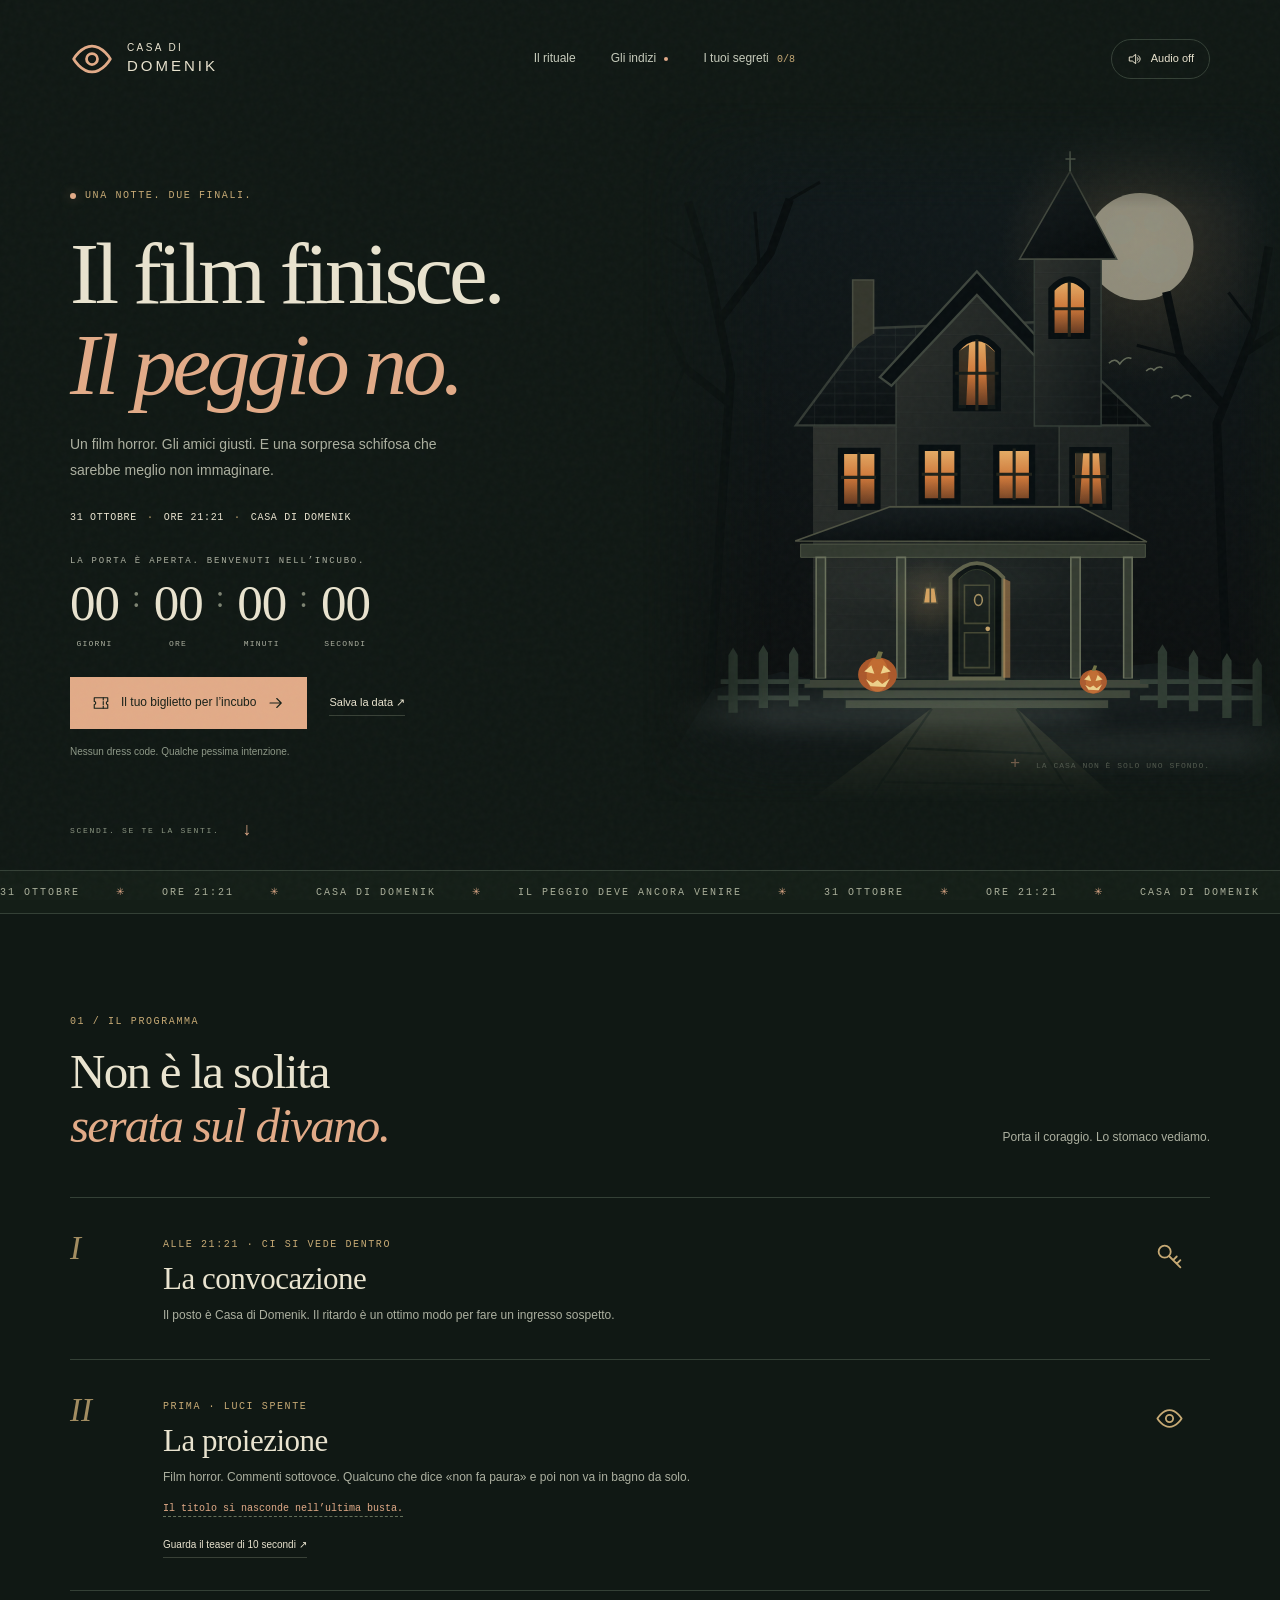
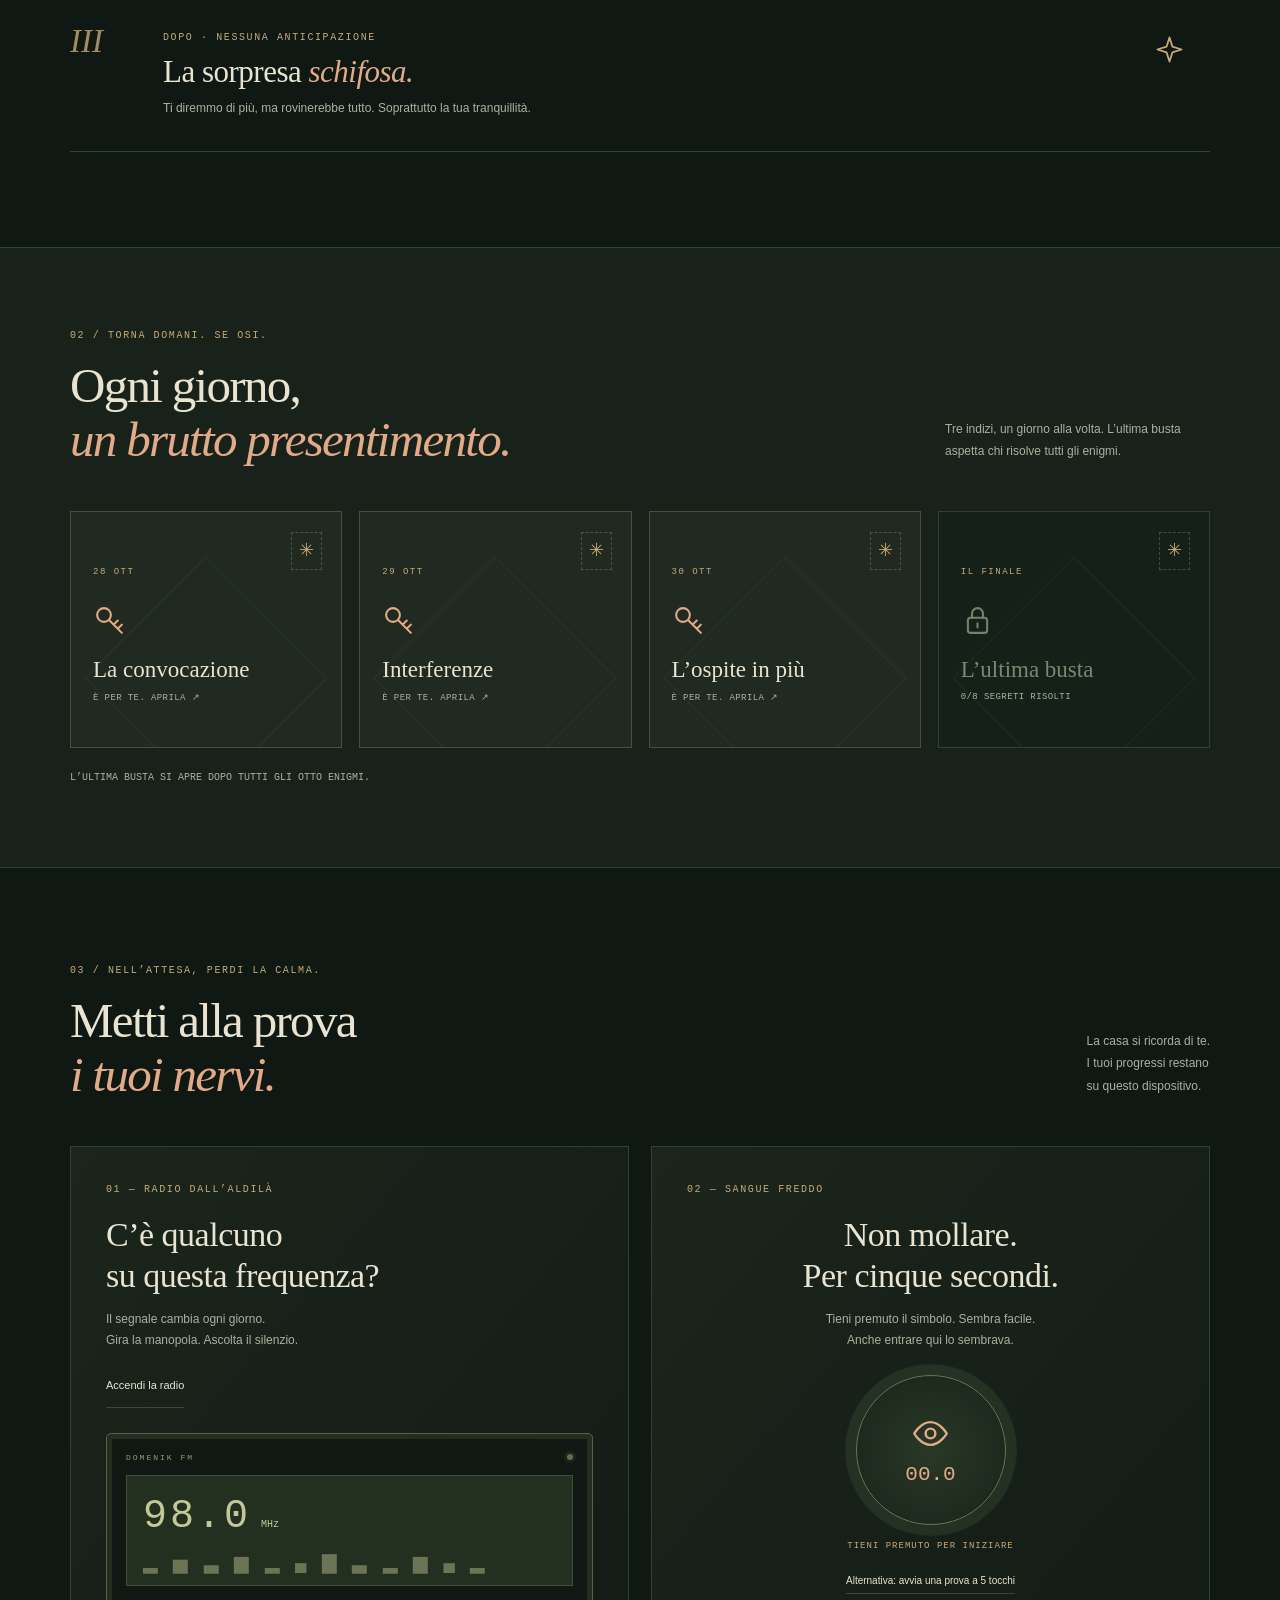
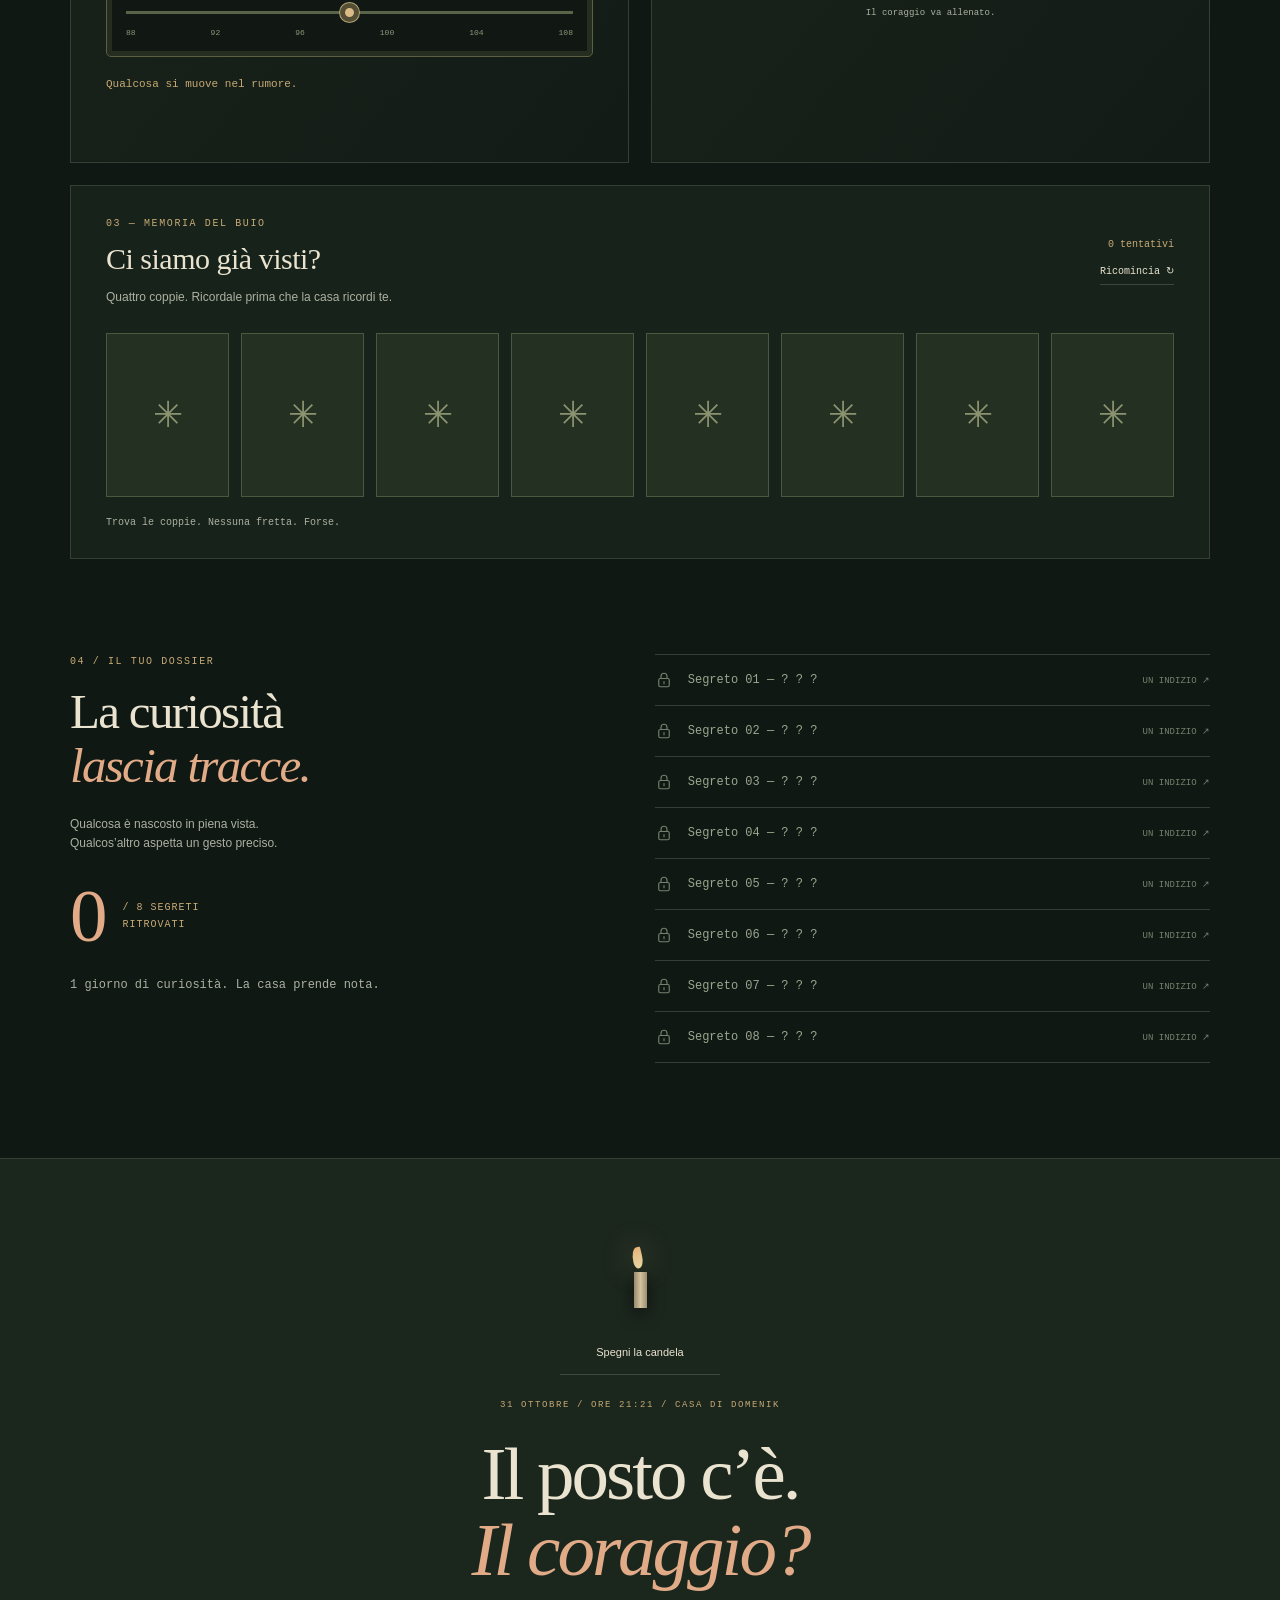
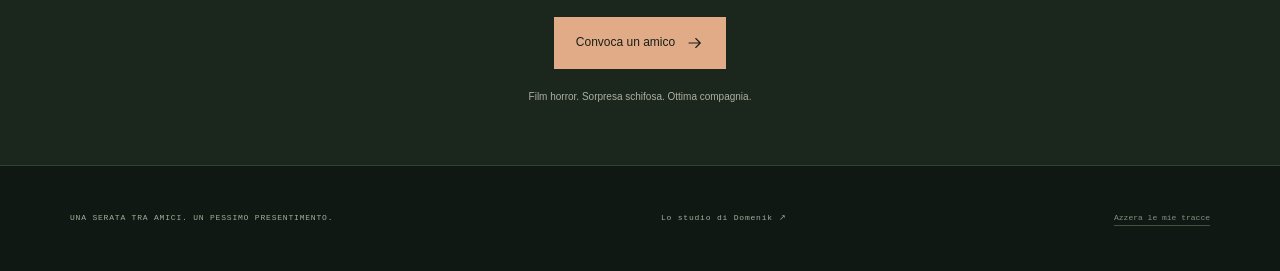
<file: index.html>
<!doctype html>
<html lang="it">
<head>
<meta charset="utf-8"><meta name="viewport" content="width=device-width, initial-scale=1">
<meta name="theme-color" content="#101814"><meta name="description" content="31 ottobre, ore 21:21. Casa di Domenik. Un film horror, una sorpresa schifosa e una casa piena di segreti. Torna ogni giorno.">
<title>Casa di Domenik — L’ultima proiezione</title>
<link rel="icon" href="assets/favicon.svg" type="image/svg+xml"><link rel="stylesheet" href="style.css">
<script src="config.js" defer></script><script src="core.js" defer></script><script src="app.js" defer></script>
</head>
<body>
<svg class="sprite" xmlns="http://www.w3.org/2000/svg" aria-hidden="true"><defs>
<symbol id="eye" viewBox="0 0 24 24"><path d="M2 12s4-7 10-7 10 7 10 7-4 7-10 7S2 12 2 12Z"/><circle cx="12" cy="12" r="3"/></symbol>
<symbol id="arrow" viewBox="0 0 24 24"><path d="M4 12h15m-6-6 6 6-6 6"/></symbol>
<symbol id="sound" viewBox="0 0 24 24"><path d="M4 9h4l5-4v14l-5-4H4Zm13-2q6 5 0 10m-1-7q2 2 0 4"/></symbol>
<symbol id="moon" viewBox="0 0 24 24"><path d="M20 15A9 9 0 0 1 9 4 9 9 0 1 0 20 15Z"/></symbol>
<symbol id="key" viewBox="0 0 24 24"><circle cx="8" cy="8" r="5"/><path d="m12 12 9 9m-6-6 3-3m0 6 3-3"/></symbol>
<symbol id="lock" viewBox="0 0 24 24"><rect x="5" y="10" width="14" height="11" rx="2"/><path d="M8 10V7a4 4 0 0 1 8 0v3m-4 4v3"/></symbol>
<symbol id="spark" viewBox="0 0 24 24"><path d="m12 2 2.4 7.6L22 12l-7.6 2.4L12 22l-2.4-7.6L2 12l7.6-2.4Z"/></symbol>
<symbol id="ticket" viewBox="0 0 24 24"><path d="M3 5h18v5a2 2 0 0 0 0 4v5H3v-5a2 2 0 0 0 0-4Z"/><path d="M15 5v3m0 2v4m0 2v3"/></symbol>
<symbol id="candle" viewBox="0 0 24 24"><path d="M9 10h6v10H9Zm-3 10h12M12 9c-6-1-2-6 0-7 2 3 5 6 0 7Z"/></symbol>
</defs></svg>
<a class="skip" href="#main">Salta al contenuto</a>
<div id="local-banner" class="local-banner" hidden>Stai vedendo le tue modifiche locali. <a href="studio.html">Apri lo studio</a><button id="public-version">Mostra versione pubblicata</button></div>
<header class="header wrap">
 <a class="brand" href="#" id="brand"><svg class="icon brand-eye"><use href="#eye"/></svg><span>CASA DI<br><strong>DOMENIK</strong></span></a>
 <nav aria-label="Navigazione principale"><a href="#rituale">Il rituale</a><a href="#indizi">Gli indizi <span class="nav-dot"></span></a><a href="#archivio">I tuoi segreti <span id="nav-secret-count">0/8</span></a></nav>
 <button class="sound-toggle" id="sound-toggle" aria-pressed="false"><svg class="icon"><use href="#sound"/></svg><span>Audio off</span></button>
</header>
<main id="main">
<section class="hero wrap" aria-labelledby="hero-title">
 <div class="hero-copy">
  <div class="eyebrow"><span class="live-dot"></span> UNA NOTTE. DUE FINALI.</div>
  <h1 id="hero-title"><span>Il film finisce.</span><em>Il peggio no.</em></h1>
  <p class="hero-intro" id="intro">Un film horror. Gli amici giusti. E una sorpresa schifosa che sarebbe meglio non immaginare.</p>
  <div class="event-line"><span id="event-date">31 OTTOBRE</span><b>·</b><span id="event-time">ORE 21:21</span><b>·</b><span id="event-location">CASA DI DOMENIK</span></div>
  <p class="count-label" id="count-label">ALL’INIZIO DELL’INCUBO MANCANO</p>
  <div class="countdown" role="timer" aria-label="Tempo rimanente" aria-live="off">
   <div><strong id="days">00</strong><span>GIORNI</span></div><i>:</i><div><strong id="hours">00</strong><span>ORE</span></div><i>:</i><div><strong id="minutes">00</strong><span>MINUTI</span></div><i>:</i><div><strong id="seconds">00</strong><span>SECONDI</span></div>
  </div>
  <div class="hero-actions"><button class="btn primary" id="ticket-open"><svg class="icon"><use href="#ticket"/></svg>Il tuo biglietto per l’incubo <svg class="icon"><use href="#arrow"/></svg></button><button class="text-link" id="calendar">Salva la data ↗</button></div>
  <p class="quiet-note">Nessun dress code. Qualche pessima intenzione.</p>
 </div>
 <div class="house-scene" id="house-scene">
  <img src="assets/house.svg" width="850" height="900" alt="Una casa misteriosa sotto la luna, con finestre illuminate, zucche e una porta socchiusa. Esplora i punti interattivi." fetchpriority="high">
  <div class="fog fog-one"></div><div class="fog fog-two"></div>
  <span class="ghost" id="ghost" aria-hidden="true">◉</span>
  <button class="hotspot door" id="door" aria-label="Bussa alla porta della casa"><span>Bussa piano.</span></button>
  <button class="hotspot window" id="window" aria-label="Guarda la finestra illuminata"><span>C’è qualcuno?</span></button>
  <button class="hotspot pumpkin" id="pumpkin" aria-label="Tocca la zucca"><span>Una pessima idea.</span></button>
  <button class="hotspot moon" id="moon-button" aria-label="Interroga la luna"><span>Anche lei sa.</span></button>
  <div class="scene-note"><span class="crosshair">+</span> LA CASA NON È SOLO UNO SFONDO.</div>
 </div>
 <a class="scroll-cue" href="#rituale">SCENDI. SE TE LA SENTI. <span>↓</span></a>
</section>
<div class="marquee" aria-hidden="true"><div>31 OTTOBRE <span>✳</span> ORE 21:21 <span>✳</span> CASA DI DOMENIK <span>✳</span> IL PEGGIO DEVE ANCORA VENIRE <span>✳</span> 31 OTTOBRE <span>✳</span> ORE 21:21 <span>✳</span> CASA DI DOMENIK <span>✳</span></div></div>
<section class="ritual-section wrap" id="rituale" aria-labelledby="ritual-title">
 <div class="section-heading"><div><div class="eyebrow">01 / IL PROGRAMMA</div><h2 id="ritual-title">Non è la solita<br><em>serata sul divano.</em></h2></div><p id="extra">Porta il coraggio.<br>Lo stomaco vediamo.</p></div>
 <div class="program">
  <article><span class="program-no">I</span><div><span class="tag">ALLE <span id="program-time">21:21</span> · CI SI VEDE DENTRO</span><h3>La convocazione</h3><p>Il posto è <span id="program-location">Casa di Domenik</span>. Il ritardo è un ottimo modo per fare un ingresso sospetto.</p></div><svg class="icon"><use href="#key"/></svg></article>
  <article><span class="program-no">II</span><div><span class="tag">PRIMA · LUCI SPENTE</span><h3>La proiezione</h3><p>Film horror. Commenti sottovoce. Qualcuno che dice «non fa paura» e poi non va in bagno da solo.</p><span class="film-tag" id="film-title">Il titolo resta nell’ombra.</span><button class="text-link teaser-link" id="teaser">Guarda il teaser di 10 secondi ↗</button></div><svg class="icon"><use href="#eye"/></svg></article>
  <article><span class="program-no">III</span><div><span class="tag">DOPO · NESSUNA ANTICIPAZIONE</span><h3>La sorpresa <em>schifosa.</em></h3><p>Ti diremmo di più, ma rovinerebbe tutto. Soprattutto la tua tranquillità.</p></div><svg class="icon"><use href="#spark"/></svg></article>
 </div>
</section>
<section class="clue-section" id="indizi" aria-labelledby="clue-title"><div class="wrap">
 <div class="section-heading"><div><div class="eyebrow">02 / TORNA DOMANI. SE OSI.</div><h2 id="clue-title">Ogni giorno,<br><em>un brutto presentimento.</em></h2></div><p>Quattro buste. Nessuno spoiler.<br>Si aprono un giorno alla volta,<br>secondo l’ora italiana.</p></div>
 <div class="envelopes" id="envelopes"></div>
 <p class="small-note" id="daily-note"></p>
</div></section>
<section class="play-section wrap" id="prove" aria-labelledby="play-title">
 <div class="section-heading"><div><div class="eyebrow">03 / NELL’ATTESA, PERDI LA CALMA.</div><h2 id="play-title">Metti alla prova<br><em>i tuoi nervi.</em></h2></div><p>La casa si ricorda di te.<br>I tuoi progressi restano<br>su questo dispositivo.</p></div>
 <div class="play-grid">
  <article class="radio-card"><div class="tag">01 — RADIO DALL’ALDILÀ</div><h3>C’è qualcuno<br>su questa frequenza?</h3><p>Il segnale cambia ogni giorno.<br>Gira la manopola. Ascolta il silenzio.</p><div class="radio-machine"><div class="radio-top"><span>DOMENIK FM</span><span id="radio-light" class="radio-led"></span></div><div class="radio-screen"><span id="frequency">98.0</span><small>MHz</small><div class="waveform" aria-hidden="true">▂ ▅ ▃ ▆ ▂ ▄ ▇ ▃ ▂ ▆ ▄ ▂</div></div><label class="sr-only" for="tuner">Frequenza radio, da 88 a 108 MHz</label><input id="tuner" type="range" min="88" max="108" step="0.1" value="98"><div class="radio-scale"><span>88</span><span>92</span><span>96</span><span>100</span><span>104</span><span>108</span></div></div><div class="radio-message" id="radio-message" role="status">Solo interferenze. Per ora.</div></article>
  <article class="nerve-card"><div class="tag">02 — SANGUE FREDDO</div><h3>Non mollare.<br>Per cinque secondi.</h3><p>Tieni premuto il simbolo. Sembra facile.<br>Anche entrare qui lo sembrava.</p><button class="hold-button" id="hold-button" aria-label="Tieni premuto per cinque secondi. Con la tastiera tieni premuto Spazio o Invio."><svg class="icon"><use href="#eye"/></svg><span id="hold-number">00.0</span></button><p class="hold-status" id="hold-status" role="status">TIENI PREMUTO PER INIZIARE</p><button class="text-link small" id="hold-accessible">Alternativa: avvia una prova a 5 tocchi</button><p class="best" id="hold-best">Il coraggio va allenato.</p></article>
  <article class="memory-card"><div class="memory-intro"><div><div class="tag">03 — MEMORIA DEL BUIO</div><h3>Ci siamo già visti?</h3><p>Quattro coppie. Ricordale prima che la casa ricordi te.</p></div><div class="memory-meta"><span id="memory-moves">0 tentativi</span><button class="text-link small" id="memory-reset">Ricomincia ↻</button></div></div><div class="memory-grid" id="memory-grid"></div><p class="memory-status" id="memory-status" role="status">Trova le coppie. Nessuna fretta. Forse.</p></article>
 </div>
</section>
<section class="archive-section wrap" id="archivio" aria-labelledby="archive-title"><div class="archive-intro"><div class="eyebrow">04 / IL TUO DOSSIER</div><h2 id="archive-title">La curiosità<br><em>lascia tracce.</em></h2><p>Qualcosa è nascosto in piena vista.<br>Qualcos’altro aspetta un gesto preciso.</p><div class="secret-total"><strong id="secret-total">0</strong><span>/ 8 SEGRETI<br>RITROVATI</span></div><p class="small-note" id="visit-streak"></p></div><div class="secret-list" id="secret-list"></div></section>
<section class="closing"><div class="wrap"><button id="candle" class="candle-button" aria-label="Spegni o accendi la candela"><span class="flame"></span><span class="wax"></span></button><div class="eyebrow" id="closing-meta">31 OTTOBRE / ORE 21:21 / CASA DI DOMENIK</div><h2>Il posto c’è.<br><em>Il coraggio?</em></h2><button class="btn primary" id="share">Convoca un amico <svg class="icon"><use href="#arrow"/></svg></button><p>Film horror. Sorpresa schifosa. Ottima compagnia.</p></div></section>
</main>
<footer class="footer wrap"><span>UNA SERATA TRA AMICI. UN PESSIMO PRESENTIMENTO.</span><a href="studio.html">Lo studio di Domenik ↗</a><button id="progress-reset" class="footer-reset">Azzera le mie tracce</button></footer>
<dialog id="modal" class="modal"><button class="modal-close" id="modal-close" aria-label="Chiudi finestra">×</button><div id="modal-content"></div></dialog>
<div id="toast" class="toast" role="status" aria-live="polite"></div>
<noscript><p class="noscript">Questa casa prende vita con JavaScript. L’appuntamento resta: 31 ottobre 2026, ore 21:21, Casa di Domenik.</p></noscript>
</body></html>
</file>
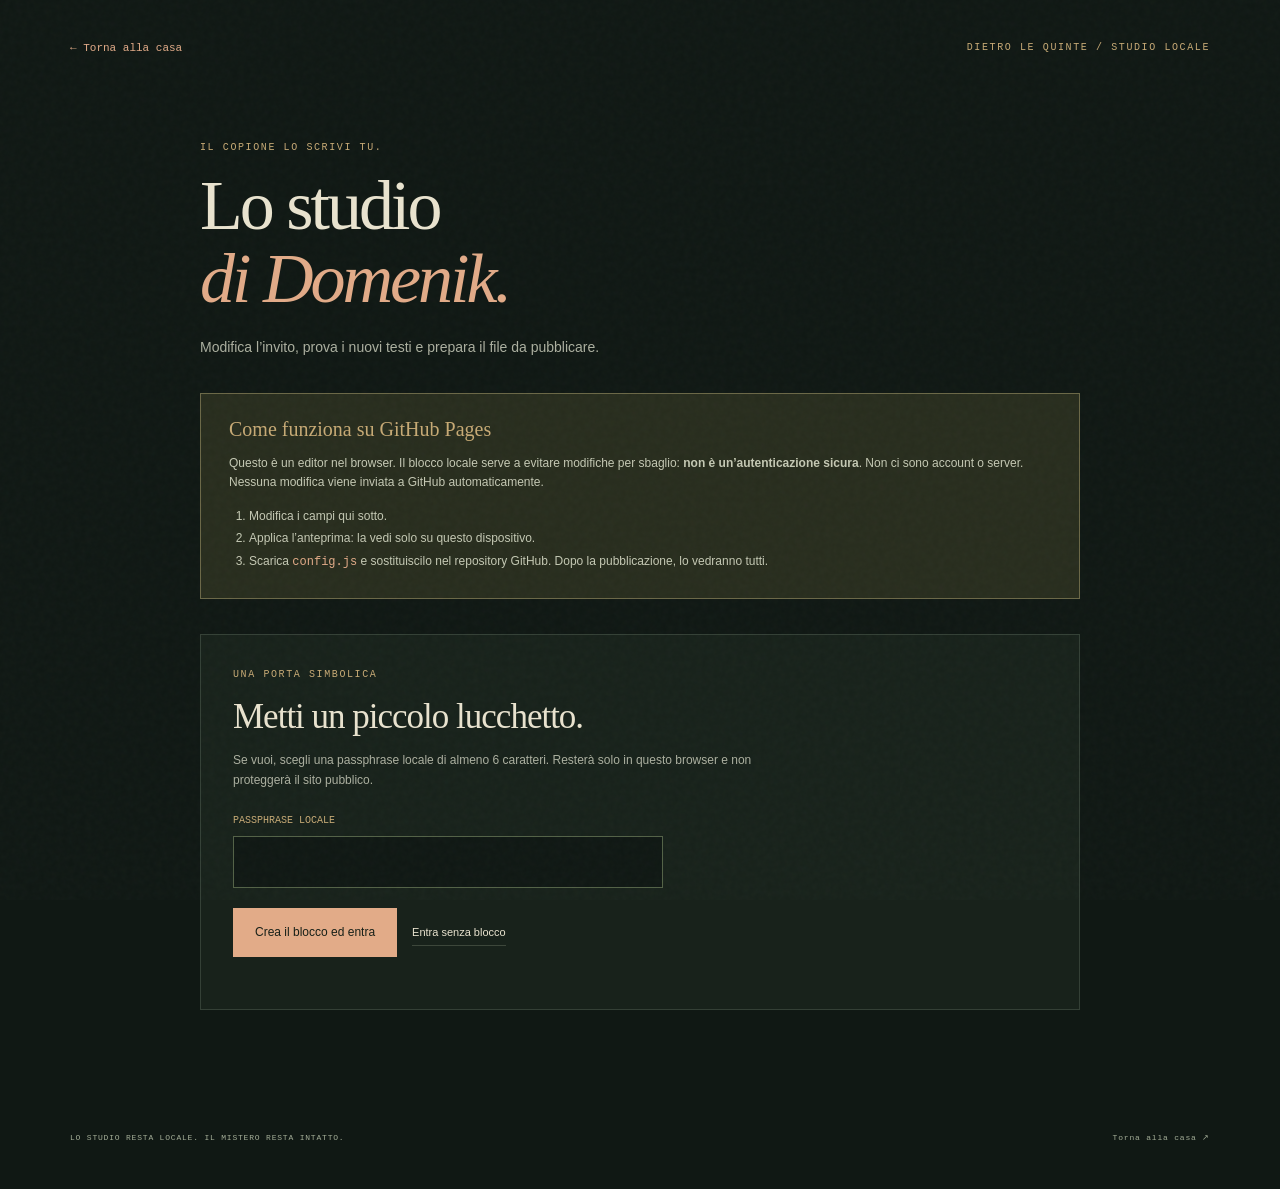
<file: studio.html>
<!doctype html><html lang="it"><head><meta charset="utf-8"><meta name="viewport" content="width=device-width,initial-scale=1"><meta name="theme-color" content="#101814"><meta name="robots" content="noindex"><title>Lo studio di Domenik — Editor dell’invito</title><link rel="icon" href="assets/favicon.svg"><link rel="stylesheet" href="style.css"><link rel="stylesheet" href="studio.css"><script src="config.js" defer></script><script src="core.js" defer></script><script src="studio.js" defer></script></head><body>
<header class="studio-header wrap"><a href="index.html" class="studio-back">← Torna alla casa</a><span class="eyebrow">DIETRO LE QUINTE / STUDIO LOCALE</span><button id="lock-studio" class="text-link" hidden>Chiudi lo studio</button></header>
<main class="studio-main wrap"><div class="studio-intro"><div class="eyebrow">IL COPIONE LO SCRIVI TU.</div><h1>Lo studio<br><em>di Domenik.</em></h1><p>Modifica l’invito, prova i nuovi testi e prepara il file da pubblicare.</p></div>
<aside class="studio-notice"><strong>Come funziona su GitHub Pages</strong><p>Questo è un editor nel browser. Il blocco locale serve a evitare modifiche per sbaglio: <strong>non è un’autenticazione sicura</strong>. Non ci sono account o server. Nessuna modifica viene inviata a GitHub automaticamente.</p><ol><li>Modifica i campi qui sotto.</li><li>Applica l’anteprima: la vedi solo su questo dispositivo.</li><li>Scarica <code>config.js</code> e sostituiscilo nel repository GitHub. Dopo la pubblicazione, lo vedranno tutti.</li></ol></aside>
<section id="gate" class="gate" aria-labelledby="gate-title"><div class="eyebrow">UNA PORTA SIMBOLICA</div><h2 id="gate-title">Metti un piccolo lucchetto.</h2><p id="gate-description">Se vuoi, scegli una passphrase locale di almeno 6 caratteri. Resterà solo in questo browser e non proteggerà il sito pubblico.</p><form id="login-form"><label for="local-password">PASSPHRASE LOCALE</label><input id="local-password" type="password" minlength="6" maxlength="128" autocomplete="new-password"><button class="btn primary" type="submit" id="login-button">Crea il blocco ed entra</button><button class="text-link" type="button" id="skip-lock">Entra senza blocco</button><button class="text-link" type="button" id="reset-lock" hidden>Ho dimenticato la passphrase: rimuovi il blocco locale</button></form><p id="login-status" role="status"></p></section>
<section id="editor" hidden aria-label="Editor dei contenuti">
<form id="editor-form">
 <fieldset><legend><span>01</span> L’evento</legend><div class="field-grid"><label class="wide">Titolo principale <small>Una riga per ciascuna parte del titolo, massimo 100 caratteri.</small><textarea id="field-title" maxlength="100" rows="2" required></textarea></label><label>Data <input type="date" id="field-date" required></label><label>Ora italiana <input type="time" id="field-time" required></label><label class="wide">Luogo <input id="field-location" maxlength="70" required></label><label class="wide">Titolo del film <small>Lascia vuoto per tenere il mistero.</small><input id="field-film" maxlength="140"></label><label class="wide">Introduzione <textarea id="field-intro" maxlength="360" rows="3" required></textarea></label><label class="wide">Nota aggiuntiva <textarea id="field-extra" maxlength="180" rows="2"></textarea></label></div><p class="studio-fine">Il countdown e lo sblocco degli indizi usano il fuso Europe/Rome, anche per gli amici all’estero. Le ore legale e solare sono gestite automaticamente.</p></fieldset>
 <fieldset><legend><span>02</span> Le buste giornaliere</legend><p class="studio-fine">Gli indizi si aprono a mezzanotte della data scelta. Mantieni il segreto sulla sorpresa: i contenuti di un sito senza server sono leggibili nel codice.</p><div id="clue-editor"></div><button class="btn secondary" id="add-clue" type="button">+ Aggiungi una busta</button></fieldset>
 <fieldset><legend><span>03</span> La radio</legend><p class="studio-fine">La frequenza cambia ogni giorno. Questi quattro messaggi si alternano automaticamente.</p><div id="radio-editor"></div></fieldset>
 <div class="studio-actions"><button class="btn primary" id="apply-preview" type="submit">Applica anteprima locale ↗</button><button class="btn secondary" id="export-config" type="button">Scarica config.js ↓</button><a class="text-link" href="index.html" target="_blank" rel="noopener">Apri la casa ↗</a></div>
 <p id="editor-status" role="status" aria-live="polite"></p>
 <div class="studio-tools"><label class="file-label">Importa config.js o JSON <input type="file" id="import-config" accept=".js,.json,application/json"></label><button class="text-link" type="button" id="reset-preview">Rimuovi l’anteprima e ripristina i testi pubblicati</button></div>
</form>
</section></main><footer class="footer wrap"><span>LO STUDIO RESTA LOCALE. IL MISTERO RESTA INTATTO.</span><a href="index.html">Torna alla casa ↗</a></footer></body></html>
</file>
<file: style.css>
:root{--bg:#101814;--ink:#e9e3cf;--muted:#acb0a0;--peach:#e2ab88;--line:#344036;--panel:#18221b;--gold:#c7aa75;--mono:'Courier New',monospace;--serif:Georgia,'Times New Roman',serif;--sans:Arial,Helvetica,sans-serif;color-scheme:dark}*{box-sizing:border-box}html{scroll-behavior:smooth;scroll-padding-top:32px}body{margin:0;background:var(--bg);color:var(--ink);font:15px/1.6 var(--sans);overflow-x:hidden}body:before{content:"";position:fixed;inset:0;z-index:20;pointer-events:none;opacity:.035;background-image:url("data:image/svg+xml,%3Csvg viewBox='0 0 180 180' xmlns='http://www.w3.org/2000/svg'%3E%3Cfilter id='n'%3E%3CfeTurbulence type='fractalNoise' baseFrequency='.85' numOctaves='3' stitchTiles='stitch'/%3E%3C/filter%3E%3Cpath fill='%23fff' filter='url(%23n)' opacity='.8' d='M0 0h180v180H0z'/%3E%3C/svg%3E")}button,input,textarea,select{font:inherit}button,a,input{-webkit-tap-highlight-color:transparent}button{cursor:pointer}button,a{touch-action:manipulation}button{color:inherit}a{color:inherit;text-decoration:none}button{border:0}button:disabled{cursor:default}button:focus-visible,a:focus-visible,input:focus-visible,textarea:focus-visible{outline:2px solid var(--peach);outline-offset:5px}button:focus:not(:focus-visible){outline:none}::selection{background:var(--peach);color:var(--bg)}.wrap{max-width:1240px;margin:auto;padding-left:50px;padding-right:50px}.sprite{position:absolute;width:0;height:0;overflow:hidden}.icon{width:23px;height:23px;fill:none;stroke:currentColor;stroke-width:1.5;stroke-linecap:round;stroke-linejoin:round;flex-shrink:0}.sr-only{position:absolute;width:1px;height:1px;padding:0;margin:-1px;overflow:hidden;clip:rect(0,0,0,0);white-space:nowrap;border:0}.skip{position:fixed;top:-80px;left:15px;background:var(--ink);color:var(--bg);padding:12px;z-index:100}.skip:focus{top:12px}.header{height:118px;display:flex;align-items:center;justify-content:space-between;gap:24px;position:relative;z-index:2}.brand{display:flex;align-items:center;gap:13px;font-size:10px;line-height:1.45;letter-spacing:2.4px}.brand strong{font-size:15px;font-weight:500;letter-spacing:3px}.brand-eye{width:44px;height:44px;color:var(--peach);transition:transform .3s}.brand:hover .brand-eye{transform:rotate(-12deg)}nav{display:flex;gap:35px;font-size:12px;color:#c6cbbb}nav a:hover{color:var(--peach)}nav span{font:10px var(--mono);margin-left:5px;color:var(--gold)}.nav-dot{display:inline-block;width:4px;height:4px;border-radius:50%;background:var(--peach);vertical-align:middle}.sound-toggle{display:flex;align-items:center;gap:8px;border:1px solid var(--line);background:transparent;border-radius:30px;padding:10px 15px;font-size:11px}.sound-toggle .icon{width:16px;height:16px}.sound-toggle[aria-pressed=true]{border-color:var(--gold);color:var(--gold)}.hero{position:relative;min-height:700px;padding-top:45px;padding-bottom:110px;display:grid;grid-template-columns:1.1fr 1fr;align-items:start}.hero-copy{position:relative;z-index:1;padding-top:25px;pointer-events:none}.hero-copy>*{pointer-events:auto}.eyebrow,.tag{font:10px/1.5 var(--mono);letter-spacing:1.6px;color:var(--gold);text-transform:uppercase}.eyebrow{display:flex;align-items:center;gap:9px}.live-dot{display:inline-block;width:6px;height:6px;border-radius:50%;background:var(--peach);box-shadow:0 0 12px #e2ab8860;animation:glow 4s ease-in-out infinite}h1,h2,h3,p{margin:0}h1{font:normal clamp(60px,6.8vw,88px)/1.04 var(--serif);letter-spacing:-4px;margin:26px -150px 22px 0;max-width:750px;text-wrap:balance}h1 span,h1 em{display:block}em{font-weight:normal;color:var(--peach)}h1 em{font-style:italic}h1 span{white-space:nowrap}.hero-intro{max-width:375px;color:var(--muted);font-size:14px;line-height:1.85}.event-line{display:flex;align-items:center;gap:10px;font:10px/1.6 var(--mono);letter-spacing:.7px;margin-top:26px;flex-wrap:wrap}.event-line b{color:var(--gold);font-weight:normal}.count-label{font:9px var(--mono);letter-spacing:1.8px;color:var(--muted);margin:30px 0 13px}.countdown{display:flex;align-items:start;gap:13px;width:max-content}.countdown>div{min-width:49px;display:flex;flex-direction:column;align-items:center}.countdown strong{font:normal 51px/.95 var(--serif);font-variant-numeric:tabular-nums;letter-spacing:-1px}.countdown span{font:8px var(--mono);letter-spacing:1.2px;color:var(--muted);margin-top:12px}.countdown i{font:normal 31px/.9 var(--serif);color:#7d8472;padding-top:4px}.hero-actions{display:flex;align-items:center;gap:22px;margin-top:29px;flex-wrap:wrap}.btn{display:inline-flex;justify-content:center;align-items:center;gap:11px;padding:16px 21px;font-size:12px;line-height:1.3;transition:transform .2s,background .2s;border:1px solid transparent}.btn.primary{background:var(--peach);color:#172018}.btn:hover{transform:translateY(-2px)}.btn.primary:hover{background:#f0bd9d}.btn .icon{width:18px;height:18px}.btn.secondary{border-color:var(--line);background:transparent}.text-link{background:transparent;border:0;padding:5px 0;border-bottom:1px solid #77816d66;font-size:11px;line-height:1.4;color:var(--ink)}.text-link:hover{color:var(--peach)}.quiet-note{font-size:10px;color:#8d9887;margin-top:15px}.house-scene{width:660px;position:absolute;right:-43px;top:-15px;aspect-ratio:850/900;isolation:isolate;mask-image:linear-gradient(to right,transparent 0%,black 20%,black 90%,transparent),linear-gradient(to bottom,transparent,black 15%,black 88%,transparent);mask-composite:intersect}.house-scene img{position:absolute;width:100%;height:100%;object-fit:contain;z-index:-2}.hotspot{position:absolute;background:transparent;border:1px solid transparent;border-radius:50%;z-index:2;min-width:30px;min-height:30px;transition:background .3s,box-shadow .3s}.hotspot:hover,.hotspot:focus-visible{background:#e2ab8815;box-shadow:0 0 30px #e2ab8830;border-color:#e2ab8850}.hotspot span{position:absolute;bottom:100%;left:50%;transform:translate(-50%,-7px);width:max-content;max-width:200px;opacity:0;pointer-events:none;background:#101814ee;border:1px solid var(--line);font:10px var(--mono);padding:7px 9px;transition:opacity .2s}.hotspot:hover span,.hotspot:focus-visible span{opacity:1}.hotspot.door{left:46%;top:66%;width:10%;height:17%;border-radius:40px 40px 0 0}.hotspot.window{left:47%;top:33%;width:8%;height:11%;border-radius:40px 40px 0 0}.hotspot.pumpkin{left:32%;top:79%;width:8%;height:7%}.hotspot.moon{left:67%;top:12%;width:18%;height:17%}.house-scene.pumpkin-lit{filter:brightness(1.18)}.house-scene.knock{animation:knock .15s 3}.ghost{position:absolute;left:49%;top:38%;font-size:23px;color:#edf0d8;opacity:0;text-shadow:0 0 15px #fff;transition:opacity .5s;pointer-events:none}.ghost.show{opacity:.9}.scene-note{position:absolute;bottom:29px;right:93px;font:8px var(--mono);letter-spacing:1px;color:#a3aa96}.crosshair{font-size:17px;margin-right:9px;color:var(--peach)}.fog{position:absolute;left:18%;top:80%;width:85%;height:9%;background:radial-gradient(ellipse,#afc1af12,transparent 70%);filter:blur(12px);pointer-events:none;animation:fog 17s ease-in-out infinite alternate}.fog-two{top:64%;left:20%;width:50%;animation-delay:-9s;animation-duration:23s}.scroll-cue{position:absolute;bottom:30px;left:50px;font:8px var(--mono);letter-spacing:1.7px;color:#8b9682;display:flex;gap:22px;align-items:center}.scroll-cue span{font-size:18px;color:var(--peach)}.marquee{padding:15px 0;border-top:1px solid var(--line);border-bottom:1px solid var(--line);overflow:hidden;color:#a9ae99;background:#141e17}.marquee>div{width:max-content;white-space:nowrap;font:10px var(--mono);letter-spacing:2px;animation:marquee 55s linear infinite}.marquee span{margin:0 36px;color:var(--peach)}section[id]{scroll-margin-top:32px}.ritual-section{padding-top:100px;padding-bottom:95px}.section-heading{display:flex;justify-content:space-between;align-items:end;gap:35px;margin-bottom:44px}h2{font:normal 49px/1.1 var(--serif);letter-spacing:-1.7px;margin-top:16px}.section-heading>p{font-size:12px;color:var(--muted);line-height:1.9;max-width:265px;padding-bottom:4px}.program{border-top:1px solid var(--line)}.program article{display:grid;grid-template-columns:65px 1fr 45px;gap:28px;padding:32px 10px 32px 0;border-bottom:1px solid var(--line);align-items:start}.program-no{font:italic 33px var(--serif);color:var(--gold);opacity:.8}.program .icon{margin-top:12px;width:29px;height:29px;color:var(--gold)}h3{font:normal 31px/1.2 var(--serif);letter-spacing:-.5px}.program h3{margin-top:6px}.program p{color:var(--muted);font-size:12px;margin-top:8px;max-width:610px;line-height:1.8}.film-tag{display:inline-block;font:10px var(--mono);color:var(--peach);border-bottom:1px dashed #65705a;padding:4px 0 2px;margin-top:10px}.clue-section{padding:80px 0;background:#18221b;border-top:1px solid #344036;border-bottom:1px solid #344036}.envelopes{display:grid;grid-template-columns:repeat(4,1fr);gap:17px}.envelope{position:relative;text-align:left;min-height:237px;background:#202a20;border:1px solid #48503b;padding:23px 22px;overflow:hidden;transition:transform .3s,border-color .3s}.envelope:before{content:"";position:absolute;width:170px;height:170px;border:1px solid #88906b1a;transform:rotate(45deg);left:50%;top:80px;translate:-50% 0;pointer-events:none}.envelope:hover{transform:translateY(-5px);border-color:var(--gold)}.envelope.locked{background:#152019;border-color:#354032;color:#7b8773}.envelope.read{border-color:#a68d60}.envelope-date{font:9px var(--mono);letter-spacing:1.5px;color:var(--gold)}.envelope .icon{position:relative;display:block;width:33px;height:33px;margin:23px 0 20px;color:var(--peach)}.envelope.locked .icon{color:#738269}.envelope strong{font:normal 23px var(--serif);display:block;position:relative}.envelope small{display:block;font:9px var(--mono);letter-spacing:.4px;margin-top:9px;position:relative;color:var(--muted)}.envelope .stamp{position:absolute;right:19px;top:20px;width:31px;height:38px;border:1px dashed #a8a98450;text-align:center;line-height:34px;color:var(--gold);font-size:18px}.small-note{font:10px/1.8 var(--mono);color:var(--muted);margin-top:21px}.play-section{padding-top:95px;padding-bottom:95px}.play-grid{display:grid;grid-template-columns:1fr 1fr;gap:22px}.radio-card,.nerve-card{border:1px solid var(--line);background:linear-gradient(130deg,#1b251b,#121b16);padding:35px}.play-grid h3{font-size:34px;margin:18px 0 12px}.play-grid p{color:var(--muted);font-size:12px;line-height:1.8}.radio-machine{margin:25px 0 15px;background:#111813;border:1px solid #5c6043;border-radius:5px;padding:19px;box-shadow:inset 0 0 0 5px #252d20}.radio-top{display:flex;align-items:center;justify-content:space-between;font:8px var(--mono);letter-spacing:2px;color:#9a9a76;margin-bottom:13px}.radio-led{width:6px;height:6px;border-radius:50%;background:#6a6b4b;box-shadow:0 0 0 3px #74714820}.radio-led.tuned{background:var(--peach);box-shadow:0 0 12px var(--peach)}.radio-screen{border:1px solid #424c34;background:#24301f;padding:9px 16px 7px;color:#c3c89a;font-family:var(--mono)}.radio-screen>span{font-size:40px;letter-spacing:3px}.radio-screen small{font-size:10px;margin-left:10px}.waveform{font-size:19px;letter-spacing:2px;white-space:nowrap;overflow:hidden;height:29px;opacity:.45}.radio-scale{display:flex;justify-content:space-between;font:8px var(--mono);color:#8d967a}input[type=range]{appearance:none;-webkit-appearance:none;width:100%;height:3px;background:#596348;cursor:pointer;margin:25px 0 14px;touch-action:auto}input[type=range]::-webkit-slider-thumb{appearance:none;-webkit-appearance:none;width:19px;height:19px;border-radius:50%;background:#dbbc87;border:5px solid #544e35;box-shadow:0 0 0 1px #b1a475}input[type=range]::-moz-range-thumb{width:12px;height:12px;background:#dbbc87;border:4px solid #544e35;border-radius:50%}.radio-message{font:11px/1.8 var(--mono);color:var(--gold);min-height:55px;padding-top:3px}.nerve-card{text-align:center}.nerve-card>.tag{text-align:left}.hold-button{position:relative;margin:23px auto 16px;width:150px;height:150px;border-radius:50%;display:flex;flex-direction:column;justify-content:center;align-items:center;gap:10px;background:radial-gradient(circle,#293826,#18231a);border:1px solid #697655;color:var(--peach);box-shadow:0 0 0 10px #71815a08,0 0 0 11px #58634833;touch-action:none;user-select:none;-webkit-user-select:none;-webkit-touch-callout:none}.hold-button .icon{width:39px;height:39px}.hold-button span{font:21px var(--mono);font-variant-numeric:tabular-nums}.hold-button.holding{background:radial-gradient(circle,#46543b,#1d2b1d);box-shadow:0 0 45px #d2aa7033,0 0 0 10px #71815a08,0 0 0 11px #58634877}.hold-button.won{border-color:var(--peach);box-shadow:0 0 60px #e2ab8833}.hold-status{font:9px var(--mono)!important;color:var(--gold)!important;letter-spacing:1px;min-height:18px}.small{font-size:10px}.nerve-card>.text-link{margin-top:10px}.best{font:9px var(--mono)!important;margin-top:14px}.memory-card{grid-column:1/-1;background:#17221a;border:1px solid var(--line);padding:30px 35px}.memory-intro{display:flex;align-items:center;justify-content:space-between;gap:25px}.memory-card h3{font-size:30px;margin:10px 0}.memory-meta{text-align:right;flex-shrink:0;display:flex;flex-direction:column;gap:10px;font:10px var(--mono);color:var(--gold)}.memory-grid{display:grid;grid-template-columns:repeat(8,1fr);gap:12px;margin-top:25px}.memory-tile{aspect-ratio:3/4;display:flex;align-items:center;justify-content:center;background:#243021;border:1px solid #4b573e;position:relative;transition:transform .25s,background .25s}.memory-tile:after{content:"✳";font:36px var(--serif);color:#8b9270}.memory-tile .icon{display:none;width:35px;height:35px;color:var(--peach)}.memory-tile.revealed,.memory-tile.matched{background:#3d4630;transform:translateY(-3px)}.memory-tile.revealed:after,.memory-tile.matched:after{display:none}.memory-tile.revealed .icon,.memory-tile.matched .icon{display:block}.memory-tile.matched{opacity:.65;border-color:#99946b}.memory-status{margin-top:20px;font:10px var(--mono)!important}.archive-section{display:grid;grid-template-columns:1fr 1.1fr;gap:80px;padding-top:0;padding-bottom:95px}.archive-intro>p{font-size:12px;color:var(--muted);margin-top:22px}.secret-total{display:flex;align-items:center;gap:15px;margin-top:25px}.secret-total strong{font:75px/1 var(--serif);color:var(--peach)}.secret-total span{font:10px/1.7 var(--mono);color:var(--gold);letter-spacing:1px}.secret-list{border-top:1px solid var(--line);align-self:center}.secret-row{width:100%;background:transparent;border-bottom:1px solid var(--line);padding:16px 0;display:flex;align-items:center;gap:15px;text-align:left}.secret-row .icon{width:18px;height:18px;color:#75816c}.secret-row>span{font:12px var(--mono);color:#9da58f;flex:1}.secret-row>small{font:9px var(--mono);color:#75816c}.secret-row.found>span,.secret-row.found .icon{color:var(--peach)}.secret-row:hover>span{color:var(--ink)}.closing{text-align:center;background:#1b261d;padding:65px 0 60px;border-top:1px solid var(--line);border-bottom:1px solid var(--line)}.closing .eyebrow{justify-content:center;font-size:9px}.closing h2{font-size:75px;line-height:1.02;margin:23px 0 28px;letter-spacing:-3px}.closing p{font-size:10px;color:var(--muted);margin-top:20px}.candle-button{height:85px;width:65px;background:transparent;display:flex;align-items:center;flex-direction:column;justify-content:end;margin:0 auto 22px;position:relative}.wax{width:13px;height:36px;background:linear-gradient(90deg,#99886a,#d3c2a0,#9c906f);box-shadow:0 5px 16px #0008}.flame{width:10px;height:21px;border-radius:70% 10% 60% 35%;background:linear-gradient(#e7b47b,#e7d5a1);transform:rotate(-14deg);margin-bottom:4px;box-shadow:0 0 30px #e1b87870;animation:flicker 3s infinite;transform-origin:bottom}.candle-button.out .flame{opacity:0}.footer{display:flex;justify-content:space-between;align-items:center;gap:20px;min-height:105px;font:8px/1.8 var(--mono);letter-spacing:.8px;color:#a4ae98}.footer a:hover{color:var(--peach)}.footer-reset{font:8px var(--mono);background:transparent;color:#83917b;border-bottom:1px solid #48513f;padding:3px 0}.modal{width:min(540px,calc(100% - 32px));max-height:90dvh;overflow:auto;background:#19231b;color:var(--ink);border:1px solid #687153;padding:46px 38px 35px;box-shadow:0 20px 120px #0008}.modal::backdrop{background:#030a08bd;backdrop-filter:blur(7px)}.modal-close{position:absolute;right:14px;top:10px;background:transparent;color:var(--muted);font:27px var(--sans);padding:3px 7px}.modal h2{font-size:38px;margin-bottom:18px}.modal p{font-size:13px;line-height:1.9;color:var(--muted);white-space:pre-line}.modal .eyebrow{margin-bottom:16px}.modal .modal-note{font:11px/1.8 var(--mono);color:var(--gold);border-top:1px solid var(--line);margin-top:22px;padding-top:17px}.modal .btn{margin-top:22px}.modal label{display:block;font:10px var(--mono);color:var(--gold);margin-top:20px}.modal input{width:100%;border:1px solid #546047;background:#101a13;padding:13px;color:var(--ink);margin-top:8px;border-radius:0}.ticket-preview{border:1px dashed var(--gold);margin-top:22px;padding:22px;text-align:center}.ticket-preview .ticket-name{font:italic 30px var(--serif);color:var(--peach);margin:15px 0;overflow-wrap:anywhere}.ticket-preview .ticket-fine{font:10px/1.8 var(--mono)}.toast{position:fixed;bottom:22px;left:50%;transform:translate(-50%,20px);background:#e6bb95;color:#172018;box-shadow:0 6px 35px #0006;z-index:100;padding:14px 22px;font:11px/1.6 var(--mono);width:max-content;max-width:calc(100% - 30px);opacity:0;pointer-events:none;transition:opacity .2s,transform .2s}.toast.show{opacity:1;transform:translate(-50%,0)}.local-banner{padding:10px 20px;background:#e2ab88;color:#18231a;text-align:center;font-size:11px;position:relative;z-index:5}.local-banner a{text-decoration:underline;margin:0 12px}.local-banner button{background:transparent;text-decoration:underline;color:inherit;padding:0}.noscript{background:var(--peach);color:var(--bg);padding:20px;position:fixed;bottom:0;width:100%;z-index:50}.confetti-dot{position:fixed;z-index:90;pointer-events:none;color:var(--peach);animation:float-up 1s ease-out forwards}@keyframes float-up{to{transform:translateY(-100px) rotate(60deg);opacity:0}}@keyframes fog{to{transform:translateX(-70px)}}@keyframes glow{50%{opacity:.4}}@keyframes flicker{30%{transform:rotate(-4deg) scaleY(.9)}65%{transform:rotate(-17deg) scaleY(1.05)}}@keyframes knock{50%{transform:translateX(2px)}}@keyframes marquee{to{transform:translateX(-35%)}}
@media(min-width:1450px){.house-scene{right:-20px;width:690px}.hero{min-height:730px}}
@media(max-width:1050px){.wrap{padding-left:35px;padding-right:35px}.hero{min-height:700px}.house-scene{right:-100px;top:40px;width:610px;opacity:.85}h1{font-size:72px;letter-spacing:-3px}.hero-copy{z-index:3}.hero-intro{max-width:320px}.event-line{max-width:330px;font-size:9px}.hero-actions{max-width:340px;gap:15px}.scroll-cue{left:35px}.program{margin-top:35px}.radio-card,.nerve-card{padding:26px}.radio-screen>span{font-size:34px}.radio-machine{padding:17px}.memory-grid{gap:9px}.envelope{padding:20px 15px}.envelope strong{font-size:21px}.archive-section{gap:45px}.hero-copy .quiet-note{max-width:320px}nav{gap:20px}}
@media(max-width:760px){.wrap{padding-left:24px;padding-right:24px}.header{height:91px;gap:12px}.brand{font-size:8px;letter-spacing:1.8px;gap:9px}.brand strong{font-size:12px;letter-spacing:2.3px}.brand-eye{width:35px;height:35px}nav{display:none}.sound-toggle{font-size:10px;padding:9px 12px}.hero{display:block;padding-top:26px;padding-bottom:70px;min-height:0}.hero-copy{padding:0}.hero .eyebrow{font-size:9px;letter-spacing:1.4px}h1{font-size:clamp(53px,10vw,76px);line-height:1.06;margin:22px 0 20px;letter-spacing:-2.6px}.hero-intro{max-width:390px;font-size:13px;line-height:1.8}.event-line{max-width:none;gap:8px;font-size:9px;margin-top:24px}.count-label{margin-top:27px;font-size:8px}.countdown{gap:12px}.countdown strong{font-size:48px}.countdown>div{min-width:45px}.countdown i{font-size:29px}.hero-actions{max-width:none;gap:20px;margin-top:27px}.hero-actions .btn{font-size:11px;padding:15px 17px}.hero .quiet-note{max-width:none}.house-scene{position:relative;top:auto;right:auto;width:calc(100% + 48px);max-width:650px;margin:-30px -24px -12px;opacity:1;aspect-ratio:850/790;mask-image:linear-gradient(transparent,black 10%,black 92%,transparent);mask-composite:add}.house-scene img{object-fit:cover;object-position:bottom}.house-scene .door{top:62%;height:20%}.house-scene .window{top:25%;height:13%}.house-scene .pumpkin{top:76%}.house-scene .moon{top:4%;height:19%}.house-scene .ghost{top:32%}.scene-note{bottom:6px;right:24px;font-size:7px}.scroll-cue{left:24px;bottom:21px;font-size:7px}.marquee{padding:12px 0}.marquee>div{font-size:9px}.marquee span{margin:0 21px}.ritual-section,.play-section{padding-top:65px;padding-bottom:65px}.section-heading{display:block;margin-bottom:30px}h2{font-size:39px;letter-spacing:-1.3px}.section-heading>p{margin-top:20px;max-width:330px;font-size:12px}.program article{grid-template-columns:28px 1fr 24px;gap:15px;padding:26px 0}.program-no{font-size:26px}.program .icon{width:23px;height:23px}h3{font-size:26px}.tag{font-size:8px;letter-spacing:1.1px}.program p{font-size:12px}.clue-section{padding:58px 0}.envelopes{grid-template-columns:repeat(2,1fr);gap:12px}.envelope{min-height:215px;padding:18px}.envelope .icon{margin:23px 0 18px;width:29px;height:29px}.envelope strong{font-size:22px}.envelope .stamp{right:13px;top:16px;width:26px;height:32px;line-height:29px}.envelope small{font-size:8px}.envelope-date{font-size:8px}.small-note{font-size:9px}.play-grid{grid-template-columns:1fr;gap:15px}.radio-card,.nerve-card{padding:27px}.play-grid h3{font-size:33px}.radio-screen>span{font-size:39px}.radio-machine{padding:19px}.memory-card{padding:25px}.memory-intro{display:block}.memory-meta{flex-direction:row;justify-content:space-between;align-items:center;text-align:left;margin-top:18px}.memory-grid{grid-template-columns:repeat(4,1fr);gap:9px;margin-top:20px}.memory-tile{aspect-ratio:1}.memory-tile .icon{width:30px;height:30px}.memory-tile:after{font-size:32px}.archive-section{grid-template-columns:1fr;gap:30px;padding-bottom:60px}.archive-intro>p{margin-top:15px}.secret-total{margin-top:17px}.secret-total strong{font-size:65px}.secret-row{padding:15px 0}.secret-row>span{font-size:11px}.closing{padding:45px 0}.closing .eyebrow{font-size:8px;letter-spacing:.6px}.closing h2{font-size:63px}.footer{padding-top:26px;padding-bottom:28px;flex-wrap:wrap;justify-content:start;gap:14px 24px;font-size:7px}.footer>span{flex-basis:100%}.footer-reset{font-size:8px}.modal{padding:42px 25px 28px}.modal h2{font-size:34px}.modal p{font-size:12px}.local-banner{font-size:10px;line-height:1.9}.local-banner a{margin:0 8px}.toast{font-size:10px;padding:12px 16px}}
@media(max-width:360px){.wrap{padding-left:19px;padding-right:19px}h1{font-size:48px}.event-line{font-size:8px;gap:5px}.countdown{gap:9px}.countdown strong{font-size:43px}.hero-actions{gap:15px}.hero-actions .btn{font-size:10px;padding:14px}.hero-actions .icon{width:16px}.envelope{padding:16px 12px}.envelope strong{font-size:20px}.radio-card,.nerve-card{padding:22px}.radio-screen>span{font-size:34px}.house-scene{width:calc(100% + 38px);margin-left:-19px;margin-right:-19px}}
@media(prefers-reduced-motion:reduce){html{scroll-behavior:auto}*,*:before,*:after{animation:none!important;transition:none!important}.marquee>div{transform:none}}

.teaser-link{display:block;width:max-content;margin-top:15px;font-size:10px}.modal video{display:block;width:100%;max-height:57dvh;margin-top:22px;background:#070d09}
/* Le colonne possono restringersi anche quando la radio ha contenuti non a capo. */
.play-grid{grid-template-columns:repeat(2,minmax(0,1fr))}.play-grid>article{min-width:0}.radio-machine,.radio-screen,.waveform{min-width:0;max-width:100%}.radio-message{overflow-wrap:anywhere}.memory-grid{grid-template-columns:repeat(8,minmax(0,1fr))}
@media(max-width:760px){.play-grid{grid-template-columns:minmax(0,1fr)}.memory-grid{grid-template-columns:repeat(4,minmax(0,1fr))}}
.house-scene{overflow:hidden}
/* Anche i testi personalizzati più lunghi restano dentro la pagina. */
h1 span{white-space:normal;overflow-wrap:anywhere}.hero-intro,.event-line span,.program p,.film-tag,.secret-row>span{overflow-wrap:anywhere}.film-tag{max-width:100%}
</file>
<file: studio.css>
.studio-header{min-height:95px;display:flex;align-items:center;justify-content:space-between;gap:25px}.studio-back{font:11px var(--mono);color:var(--peach)}.studio-main{max-width:980px;padding-bottom:75px}.studio-intro{margin:45px 0 35px}.studio-intro h1{font-size:70px;margin:15px 0 20px;max-width:none;letter-spacing:-3px}.studio-intro>p{color:var(--muted);font-size:14px}.studio-notice{border:1px solid #6b6847;background:#282d1e;padding:24px 28px;margin-bottom:35px;font-size:12px;color:#c5c9b4}.studio-notice>strong{font:20px var(--serif);color:var(--gold)}.studio-notice p{margin-top:12px}.studio-notice ol{padding-left:20px;margin-bottom:0;line-height:1.9}.studio-notice code{color:var(--peach)}.gate{border:1px solid var(--line);background:var(--panel);padding:32px;margin-top:30px}.gate h2{font-size:35px;letter-spacing:-1px;margin-bottom:15px}.gate>p{font-size:12px;color:var(--muted);max-width:540px}.gate form{margin-top:25px}.gate label{font:10px var(--mono);color:var(--gold);display:block}.gate input{display:block;width:min(100%,430px);background:var(--bg);border:1px solid #536247;padding:13px;color:var(--ink);margin:10px 0 20px}.gate form .btn{margin-right:15px}.gate .text-link{margin:10px 12px 0 0}#login-status{margin-top:20px;font-size:12px;color:var(--peach)}fieldset{border:0;border-top:1px solid var(--line);padding:30px 0;margin:20px 0}legend{font:28px var(--serif);padding-right:22px}legend span{font:11px var(--mono);margin-right:14px;color:var(--gold)}.field-grid{display:grid;grid-template-columns:1fr 1fr;gap:20px}.field-grid .wide{grid-column:1/-1}.field-grid label,.clue-edit label,#radio-editor label{display:block;font:11px/1.6 var(--mono);color:var(--gold)}label small{display:block;font:11px/1.7 var(--sans);color:var(--muted);margin-top:4px}input,textarea{display:block;width:100%;border:1px solid #49573f;border-radius:0;background:#162018;color:var(--ink);padding:12px 14px;margin-top:8px;font:14px/1.7 var(--sans)}textarea{resize:vertical}.studio-fine{font:11px/1.8 var(--sans);color:var(--muted);margin:0 0 20px}.field-grid+.studio-fine{margin:20px 0 0}.clue-edit{background:#18231a;border:1px solid var(--line);margin-bottom:18px;padding:24px}.clue-edit-top{display:flex;justify-content:space-between;align-items:center;margin-bottom:18px;font:11px var(--mono);color:var(--peach)}.remove-clue{background:transparent;color:var(--muted);font:11px var(--mono);border-bottom:1px solid var(--line);padding:3px 0}.clue-edit label{margin-top:17px}.clue-edit .clue-date{max-width:250px}#radio-editor label{margin-top:22px}.studio-actions{display:flex;align-items:center;gap:15px;flex-wrap:wrap;padding-top:10px}.studio-tools{margin-top:30px;padding-top:22px;border-top:1px solid var(--line);display:flex;flex-wrap:wrap;gap:22px;align-items:center}.file-label{font:10px var(--mono);color:var(--gold)}.file-label input{font:11px var(--sans);background:transparent;border:0;padding:5px 0;margin-top:4px}#editor-status{font:12px/1.8 var(--mono);margin-top:20px;color:var(--peach);min-height:22px}.studio-actions .btn{font-size:11px}.studio-tools .text-link{font-size:10px}@media(max-width:760px){.studio-header{min-height:75px;flex-wrap:wrap;gap:12px;padding-top:20px;padding-bottom:15px}.studio-header .eyebrow{font-size:8px}.studio-intro{margin:35px 0 25px}.studio-intro h1{font-size:57px}.studio-notice{padding:21px}.studio-notice>strong{font-size:19px}.studio-notice p,.studio-notice ol{font-size:11px}.gate{padding:23px}.gate h2{font-size:30px}.gate form .btn{display:block}.field-grid{gap:16px}.clue-edit{padding:20px}legend{font-size:25px}.studio-actions{align-items:stretch}.studio-actions .btn{width:100%;padding:16px}.studio-actions .text-link{margin:6px 0}.studio-main{padding-bottom:45px}}
</file>
